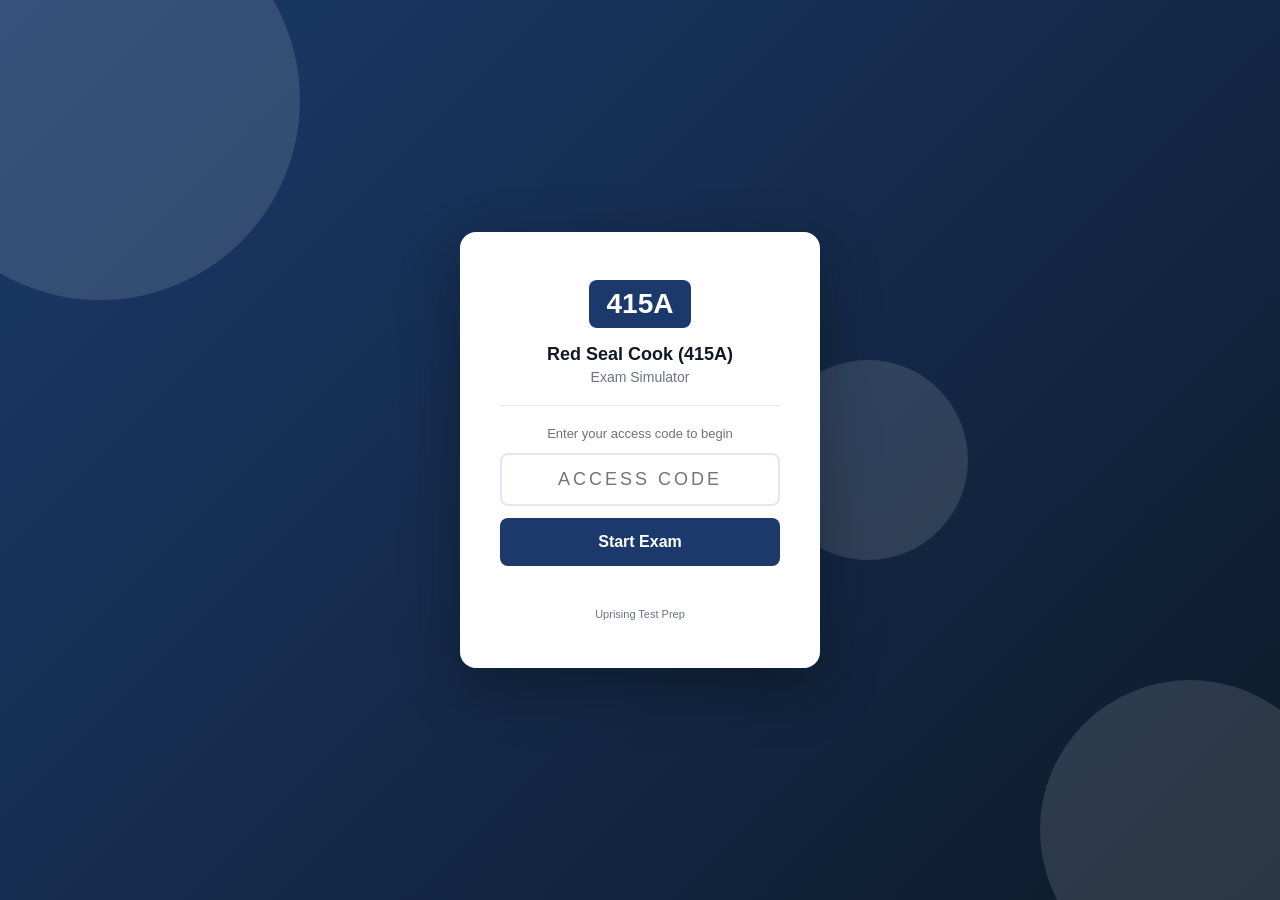
<file: index.html>
<!DOCTYPE html>
<html lang="en">
<head>
  <meta charset="UTF-8" />
  <meta name="viewport" content="width=device-width, initial-scale=1.0, viewport-fit=cover" />
  <meta name="apple-mobile-web-app-capable" content="yes" />
  <meta name="apple-mobile-web-app-status-bar-style" content="black-translucent" />
  <title>415A Exam Simulator</title>
  <link rel="stylesheet" href="style.css" />
</head>
<body>

<div id="access-gate">
  <div class="gate-bg-shapes">
    <div class="shape shape-1"></div>
    <div class="shape shape-2"></div>
    <div class="shape shape-3"></div>
  </div>
  <div class="gate-card">
    <div class="gate-logo">
      <div class="logo-badge">415A</div>
    </div>
    <h1 class="gate-title">Red Seal Cook (415A)</h1>
    <p class="gate-subtitle">Exam Simulator</p>
    <div class="gate-divider"></div>
    <p class="gate-instruction">Enter your access code to begin</p>
    <input type="text" id="access-code-input" class="gate-input"
           placeholder="Access Code" autocomplete="off"
           maxlength="20" spellcheck="false" />
    <button id="access-btn" class="gate-btn">Start Exam</button>
    <p id="access-error" class="gate-error"></p>
    <p class="gate-hint">Uprising Test Prep</p>
  </div>
</div>

<div id="app" style="display:none">
  <header class="top-bar">
    <div class="bar-left">
      <span class="bar-logo">415A</span>
      <span class="bar-title">Exam Simulator</span>
    </div>
    <div class="bar-right">
      <span class="bar-timer" id="timer-display">--:--</span>
      <button class="bar-btn" id="flag-btn">Flag</button>
      <button class="bar-btn bar-btn-primary" id="submit-btn">
        <span class="btn-full">Submit Exam</span>
        <span class="btn-short">Submit</span>
      </button>
    </div>
  </header>

  <div class="progress-strip">
    <div class="progress-bar" id="progress-bar"></div>
  </div>

  <main class="exam-main">
    <div class="question-panel">
      <div class="q-meta">
        <span id="q-counter"></span>
        <span id="q-domain" class="q-domain-tag"></span>
        <span id="q-flag-indicator" class="flag-chip" style="display:none">Flagged</span>
      </div>
      <div id="q-image-wrap" style="display:none; margin-bottom:14px;"></div>
      <p id="question-text" class="q-text"></p>
      <div id="options-list" class="options-list"></div>
      <div id="explanation-box" class="explanation-box" style="display:none">
        <div class="explanation-label">Explanation</div>
        <p id="explanation-text" class="explanation-text"></p>
      </div>
    </div>
    <div class="nav-bar">
      <button class="nav-btn" id="prev-btn">&#8592; Prev</button>
      <button class="nav-btn nav-btn-map" id="map-btn">Question Map</button>
      <button class="nav-btn nav-btn-next" id="next-btn">Next &#8594;</button>
    </div>
  </main>
</div>

<!-- Question Map Modal -->
<div id="map-modal" style="display:none">
  <div class="map-backdrop" id="map-backdrop"></div>
  <div class="map-panel">
    <div class="map-header">
      <span class="map-title">Question Map</span>
      <button id="map-close" class="map-close-btn">&#x2715; Close</button>
    </div>
    <div class="map-legend">
      <span class="leg-item"><span class="leg-swatch leg-answered"></span>Answered</span>
      <span class="leg-item"><span class="leg-swatch leg-flagged"></span>Flagged</span>
      <span class="leg-item"><span class="leg-swatch leg-unanswered"></span>Unanswered</span>
    </div>
    <div id="q-grid" class="q-grid"></div>
  </div>
</div>

<div id="results-screen" style="display:none">
  <div class="results-card">
    <div class="res-header">
      <div class="res-badge">415A</div>
      <h2 id="res-status" class="res-status"></h2>
      <p id="res-score" class="res-score"></p>
    </div>
    <div id="res-domains" class="res-domains"></div>
    <button id="res-review-btn" class="res-btn">Review Answers</button>
    <button id="res-restart-btn" class="res-btn res-btn-secondary">Restart</button>
  </div>
</div>

<script src="questions.js"></script>
<script src="app.js"></script>
</body>
</html>
</file>
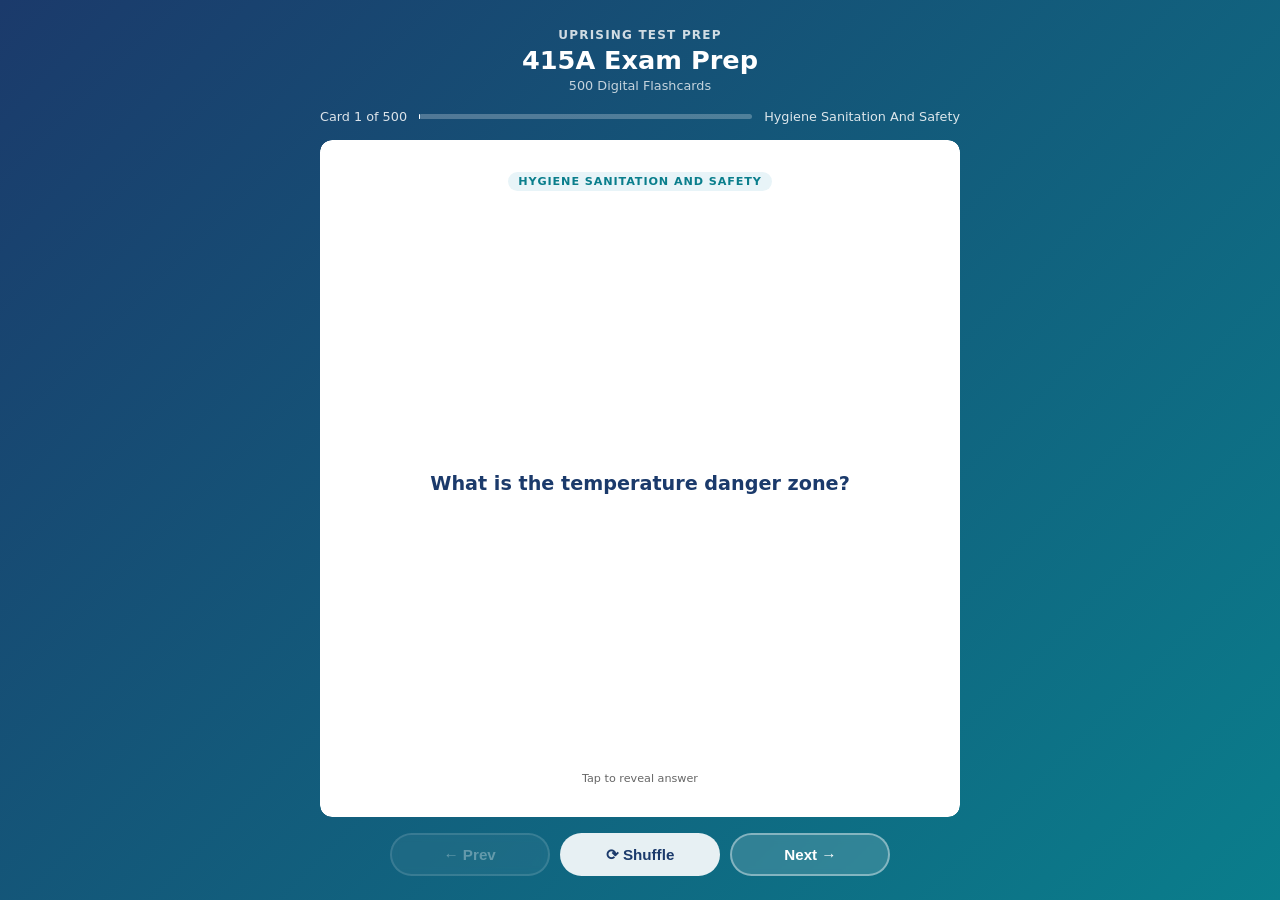
<file: flashcards/index.html>
<!DOCTYPE html>
<html lang="en">
<head>
  <meta charset="UTF-8">
  <meta name="viewport" content="width=device-width, initial-scale=1.0">
  <title>415A Exam Prep — Flashcards</title>
  <style>
    :root {
      --blue:   #1B3A6B;
      --teal:   #0A7E8C;
      --ltblue: #E8F4F8;
      --white:  #FFFFFF;
      --text:   #1A1A1A;
      --muted:  #666;
      --radius: 12px;
    }
    * { box-sizing: border-box; margin: 0; padding: 0; }
    html, body { height: 100%; }
    body {
      font-family: 'Segoe UI', system-ui, sans-serif;
      background: linear-gradient(135deg, var(--blue) 0%, var(--teal) 100%);
      /* Pinned, not min-height: the page must never grow, or the controls
         get pushed below the fold on iOS where 100dvh and height:100%
         disagree. The height:100% rule above is the pre-dvh fallback. */
      height: 100dvh;
      max-height: 100dvh;
      overflow: hidden;
      display: flex;
      flex-direction: column;
      align-items: center;
      padding: 1.25rem 1rem 1rem;
      gap: 0.75rem;
      overflow-x: hidden;
    }
    header { text-align: center; color: #fff; flex-shrink: 0; }
    header .brand { font-size: 0.75rem; font-weight: 700; letter-spacing: 0.1em; opacity: 0.8; text-transform: uppercase; }
    header h1 { font-size: 1.3rem; font-weight: 800; margin-top: 0.2rem; }
    header .subtitle { font-size: 0.8rem; opacity: 0.75; margin-top: 0.15rem; }
    #progress-info {
      display: flex; align-items: center; gap: 0.75rem;
      color: rgba(255,255,255,0.85); font-size: 0.8rem;
      flex-shrink: 0; width: 100%; max-width: 640px;
    }
    #progress-bar-track {
      flex: 1; background: rgba(255,255,255,0.25);
      border-radius: 4px; height: 5px;
    }
    #progress-bar-fill { height: 100%; background: #fff; border-radius: 4px; transition: width 0.3s; }
    .card-scene {
      width: 100%; max-width: 640px;
      perspective: 1200px;
      cursor: pointer;
      flex: 1; min-height: 0;
      display: flex; flex-direction: column;
    
      /* WebKit does not clip overflow inside a preserve-3d context, so the
         answer pane's own clip is dropped and a long answer paints over the
         Prev/Next row. This element only sets the perspective and is NOT
         itself in the 3D context, so its clip is honoured in every engine. */
      overflow: hidden;
      border-radius: var(--radius);
    }
    .card-inner {
      position: relative; width: 100%;
      flex: 1; min-height: 0;
      transition: transform 0.55s cubic-bezier(.4,0,.2,1);
      transform-style: preserve-3d;
    }
    .card-scene.flipped .card-inner { transform: rotateY(180deg); }
    .card-face {
      position: absolute; inset: 0;
      backface-visibility: hidden; -webkit-backface-visibility: hidden;
      border-radius: var(--radius);
      display: flex; flex-direction: column;
      padding: 1.5rem 1.75rem;
      box-shadow: 0 12px 40px rgba(0,0,0,0.2);
      overflow: hidden;
    
      /* Painting through a mask forces WebKit to allocate a real clipping
         layer for a 3D-transformed element, which is what makes the
         overflow:hidden and the rounded corners above actually apply. */
      -webkit-mask-image: -webkit-radial-gradient(#fff, #000);
              mask-image: radial-gradient(#fff, #000);
    }
    .card-front { background: var(--white); align-items: center; justify-content: center; }
    .card-back  { background: var(--ltblue); transform: rotateY(180deg); }
    .card-badge {
      font-size: 0.7rem; font-weight: 700; text-transform: uppercase;
      letter-spacing: 0.08em;
      background: var(--ltblue); color: var(--teal);
      padding: 0.2rem 0.65rem; border-radius: 20px;
      margin-bottom: 0.85rem; flex-shrink: 0;
    }
    .card-back .card-badge { background: rgba(10,126,140,0.12); }
    .card-front .q-text {
      font-size: 1.1rem; font-weight: 600; color: var(--blue); line-height: 1.55;
      text-align: center; overflow-y: auto; flex: 1;
      display: flex; align-items: center; justify-content: center;
      scrollbar-width: thin; scrollbar-color: rgba(27,58,107,0.3) transparent;
    }
    .card-back .a-label { font-size: 0.7rem; font-weight: 700; color: var(--teal); text-transform: uppercase; letter-spacing: 0.08em; margin-bottom: 0.4rem; flex-shrink: 0; }
    .card-back .a-text  {
      font-size: 0.975rem; color: var(--text); line-height: 1.65;
      overflow-y: auto; flex: 1; min-height: 0; padding-right: 4px;
      scrollbar-width: thin; scrollbar-color: rgba(10,126,140,0.4) transparent;
    
      -webkit-overflow-scrolling: touch;
      overscroll-behavior: contain;
    }
    .card-back .a-text::-webkit-scrollbar { width: 4px; }
    .card-back .a-text::-webkit-scrollbar-track { background: transparent; }
    .card-back .a-text::-webkit-scrollbar-thumb { background: rgba(10,126,140,0.4); border-radius: 4px; }
    .tap-hint { flex-shrink: 0; margin-top: 0.6rem; font-size: 0.7rem; color: var(--muted); text-align: center; }
    .card-back .tap-hint { color: var(--teal); opacity: 0.7; }
    .controls {
      display: flex; gap: 0.65rem; flex-wrap: nowrap;
      justify-content: center; flex-shrink: 0;
      width: 100%; max-width: 640px;
      padding-bottom: env(safe-area-inset-bottom, 0px);
    }
    .btn {
      padding: 0.6rem 1.2rem; border-radius: 50px;
      border: 2px solid rgba(255,255,255,0.4);
      background: rgba(255,255,255,0.15); color: #fff;
      font-weight: 700; font-size: 0.875rem; cursor: pointer;
      transition: all 0.2s; backdrop-filter: blur(4px);
      white-space: nowrap; flex: 1; max-width: 160px;
    }
    .btn:hover { background: rgba(255,255,255,0.3); border-color: rgba(255,255,255,0.7); }
    .btn:active { transform: scale(0.96); }
    .btn:disabled { opacity: 0.35; cursor: not-allowed; }
    .btn.btn-primary { background: rgba(255,255,255,0.9); color: var(--blue); border-color: transparent; }
    .btn.btn-primary:hover { background: #fff; }
    #loading { color: rgba(255,255,255,0.8); font-size: 1rem; text-align: center; padding: 3rem; flex: 1; }
    @media (min-width: 768px) {
      body { padding: 1.75rem 1.5rem 1.5rem; gap: 1rem; }
      header h1 { font-size: 1.6rem; }
      .card-face { padding: 2rem 2.5rem; }
      .card-front .q-text { font-size: 1.2rem; }
      .card-back .a-text { font-size: 1.05rem; }
      .btn { font-size: 0.95rem; padding: 0.65rem 1.4rem; }
    }
    @media (max-width: 380px) {
      body { padding: 0.75rem; gap: 0.5rem; }
      header .brand { font-size: 0.65rem; }
      header h1 { font-size: 1.1rem; }
      header .subtitle { display: none; }
      .card-face { padding: 1rem 1.1rem; }
      .card-front .q-text { font-size: 0.975rem; }
      .card-back .a-text { font-size: 0.875rem; }
      .btn { font-size: 0.8rem; padding: 0.5rem 0.75rem; }
    }
  </style>
</head>
<body>
<header>
  <div class="brand">Uprising Test Prep</div>
  <h1>415A Exam Prep</h1>
  <div class="subtitle">500 Digital Flashcards</div>
</header>
<div id="progress-info">
  <span id="card-counter">Card 1 of 500</span>
  <div id="progress-bar-track"><div id="progress-bar-fill" style="width:0%"></div></div>
  <span id="domain-label"></span>
</div>
<div id="loading">Loading flashcards...</div>
<div class="card-scene" id="card-scene" style="display:none" onclick="flipCard()">
  <div class="card-inner" id="card-inner">
    <div class="card-face card-front">
      <div class="card-badge" id="front-badge"></div>
      <div class="q-text" id="q-text"></div>
      <div class="tap-hint">Tap to reveal answer</div>
    </div>
    <div class="card-face card-back">
      <div class="card-badge" id="back-badge">Answer</div>
      <div class="a-label">Answer</div>
      <div class="a-text" id="a-text"></div>
      <div class="tap-hint">Tap to flip back</div>
    </div>
  </div>
</div>
<div class="controls" id="controls" style="display:none">
  <button class="btn" id="prev-btn" onclick="event.stopPropagation();move(-1)" disabled>&#8592; Prev</button>
  <button class="btn btn-primary" onclick="event.stopPropagation();shuffleCards()">&#10227; Shuffle</button>
  <button class="btn" id="next-btn" onclick="event.stopPropagation();move(1)">Next &#8594;</button>
</div>
<script>
const DOMAIN_LABELS = {
  hygiene: "Hygiene",
  sanitation_and_safety: "Sanitation and Safety",
  common_occupational_skills: "Common Occupational Skills",
  produce: "Produce",
  stocks_broths_and_soups: "Stocks Broths and Soups",
  sauces: "Sauces",
  dairy_plant_based_alternatives_and_eggs: "Dairy Plant-Based Alternatives and Eggs",
  pastas_noodles_and_stuffed_items: "Pastas Noodles and Stuffed Items",
  grains_pulses_seeds_nuts_and_proteins: "Grains Pulses Seeds Nuts and Proteins",
  meats_game_poultry_and_variety_meats: "Meats Game Poultry and Variety Meats",
  fish_and_seafood: "Fish and Seafood",
  salads_and_sandwiches: "Salads and Sandwiches",
  specialty_preparation: "Specialty Preparation",
  sweet_and_savoury_baked_goods: "Sweet and Savoury Baked Goods",
};
let cards   = [];
let current = 0;
async function init() {
  try {
    const res = await fetch('flashcards.json');
    if (!res.ok) throw new Error('Network error');
    cards = await res.json();
    document.getElementById('loading').style.display    = 'none';
    document.getElementById('card-scene').style.display = 'flex';
    document.getElementById('controls').style.display   = 'flex';
    show();
  } catch (e) {
    document.getElementById('loading').textContent = 'Error loading flashcards. Please try refreshing.';
  }
}
function domainLabel(key) {
  return DOMAIN_LABELS[key] || key.replace(/_/g, ' ').replace(/\b\w/g, c => c.toUpperCase());
}
function show() {
  const c = cards[current];
  document.getElementById('card-scene').classList.remove('flipped');
  document.getElementById('a-text').scrollTop = 0;
  const label = domainLabel(c.domain || c.chapter || '');
  document.getElementById('q-text').textContent       = c.front;
  document.getElementById('a-text').textContent       = c.back;
  document.getElementById('front-badge').textContent  = label;
  document.getElementById('back-badge').textContent   = label;
  document.getElementById('card-counter').textContent = `Card ${current+1} of ${cards.length}`;
  document.getElementById('domain-label').textContent = label;
  document.getElementById('progress-bar-fill').style.width = `${((current+1)/cards.length*100).toFixed(1)}%`;
  document.getElementById('prev-btn').disabled = current === 0;
  document.getElementById('next-btn').disabled = current === cards.length - 1;
}
function flipCard() { document.getElementById('card-scene').classList.toggle('flipped'); }
function move(dir) {
  const next = current + dir;
  if (next < 0 || next >= cards.length) return;
  current = next; show();
}
function shuffleCards() {
  for (let i = cards.length - 1; i > 0; i--) {
    const j = Math.floor(Math.random() * (i+1));
    [cards[i], cards[j]] = [cards[j], cards[i]];
  }
  current = 0; show();
}
document.addEventListener('keydown', e => {
  if (e.key === 'ArrowRight' || e.key === 'ArrowDown') move(1);
  else if (e.key === 'ArrowLeft' || e.key === 'ArrowUp') move(-1);
  else if (e.key === ' ' || e.key === 'Enter') { e.preventDefault(); flipCard(); }
});
init();
</script>
</body>
</html>
</file>
<file: style.css>
/* 415A Exam Simulator — Styles */
:root {
  --primary:   #1B3A6B;
  --pass:      #059669;
  --fail:      #DC2626;
  --bg:        #F3F4F8;
  --card:      #FFFFFF;
  --border:    #E2E8F0;
  --text:      #111827;
  --muted:     #6B7280;
  --radius:    10px;
}
*, *::before, *::after { box-sizing: border-box; margin: 0; padding: 0; }
body {
  font-family: -apple-system, BlinkMacSystemFont, "Segoe UI", sans-serif;
  background: var(--bg);
  color: var(--text);
  height: 100vh;
  height: 100dvh;
  overflow: hidden;
  -webkit-text-size-adjust: 100%;
}

/* ── Access Gate ─────────────────────────────────────────────────────────── */
#access-gate {
  display: flex;
  align-items: center;
  justify-content: center;
  height: 100vh;
  height: 100dvh;
  background: linear-gradient(135deg, var(--primary) 0%, #0d1b2a 100%);
  position: relative;
  overflow: hidden;
  padding: 20px;
  padding-top: max(20px, env(safe-area-inset-top));
  padding-bottom: max(20px, env(safe-area-inset-bottom));
}
.gate-bg-shapes { position: absolute; inset: 0; pointer-events: none; }
.shape { position: absolute; border-radius: 50%; opacity: .12; background: #fff; }
.shape-1 { width: 400px; height: 400px; top: -100px; left: -100px; }
.shape-2 { width: 300px; height: 300px; bottom: -80px; right: -60px; }
.shape-3 { width: 200px; height: 200px; top: 40%; left: 60%; }
.gate-card {
  background: #fff;
  border-radius: 16px;
  padding: 48px 40px;
  text-align: center;
  width: 100%;
  max-width: 360px;
  position: relative;
  z-index: 1;
  box-shadow: 0 20px 60px rgba(0,0,0,.3);
}
.logo-badge {
  display: inline-block;
  background: var(--primary);
  color: #fff;
  font-weight: 800;
  font-size: 28px;
  padding: 8px 18px;
  border-radius: 8px;
}
.gate-title { font-size: 18px; font-weight: 700; margin-top: 16px; color: var(--text); }
.gate-subtitle { color: var(--muted); font-size: 14px; margin-top: 4px; }
.gate-divider { height: 1px; background: var(--border); margin: 20px 0; }
.gate-instruction { font-size: 13px; color: var(--muted); margin-bottom: 12px; }
.gate-input {
  width: 100%;
  padding: 14px 16px;
  border: 2px solid var(--border);
  border-radius: 8px;
  font-size: 18px;
  text-align: center;
  text-transform: uppercase;
  letter-spacing: 3px;
  outline: none;
}
.gate-input:focus { border-color: var(--primary); }
.gate-btn {
  width: 100%;
  margin-top: 12px;
  padding: 15px;
  background: var(--primary);
  color: #fff;
  border: none;
  border-radius: 8px;
  font-size: 16px;
  font-weight: 600;
  cursor: pointer;
  -webkit-tap-highlight-color: transparent;
}
.gate-btn:hover { opacity: .9; }
.gate-error { color: var(--fail); font-size: 13px; margin-top: 8px; min-height: 18px; }
.gate-hint { color: var(--muted); font-size: 11px; margin-top: 16px; }

/* ── App shell ───────────────────────────────────────────────────────────── */
#app {
  display: flex;
  flex-direction: column;
  height: 100vh;
  height: 100dvh;
  padding-top: env(safe-area-inset-top);
}
.top-bar {
  display: flex;
  justify-content: space-between;
  align-items: center;
  background: var(--primary);
  color: #fff;
  padding: 0 20px;
  padding-left: max(20px, env(safe-area-inset-left));
  padding-right: max(20px, env(safe-area-inset-right));
  height: 52px;
  flex-shrink: 0;
  gap: 8px;
}
.bar-left { display: flex; align-items: center; gap: 8px; min-width: 0; }
.bar-logo { font-weight: 800; font-size: 18px; flex-shrink: 0; }
.bar-title { font-size: 14px; opacity: .8; white-space: nowrap; overflow: hidden; text-overflow: ellipsis; }
.bar-right { display: flex; align-items: center; gap: 8px; flex-shrink: 0; }
.bar-timer {
  font-variant-numeric: tabular-nums;
  font-size: 16px;
  font-weight: 600;
  min-width: 68px;
  text-align: right;
}
.bar-btn {
  padding: 7px 13px;
  background: rgba(255,255,255,.15);
  border: 1px solid rgba(255,255,255,.3);
  color: #fff;
  border-radius: 6px;
  cursor: pointer;
  font-size: 13px;
  white-space: nowrap;
  -webkit-tap-highlight-color: transparent;
  touch-action: manipulation;
}
.bar-btn:hover { background: rgba(255,255,255,.25); }
.bar-btn-primary {
  background: #fff;
  color: var(--primary);
  border-color: #fff;
  font-weight: 600;
}
.bar-btn-primary:hover { background: #f0f0f0; }
.btn-short { display: none; }
.btn-full  { display: inline; }

.progress-strip { height: 4px; background: rgba(0,0,0,.1); flex-shrink: 0; }
.progress-bar   { height: 100%; background: #4ade80; transition: width .3s; }

/* ── Main exam area ──────────────────────────────────────────────────────── */
.exam-main {
  flex: 1;
  overflow: hidden;
  display: flex;
  flex-direction: column;
  padding: 16px 20px 0;
  padding-left: max(16px, env(safe-area-inset-left));
  padding-right: max(16px, env(safe-area-inset-right));
  min-height: 0;
}
.question-panel { flex: 1; overflow-y: auto; padding-bottom: 12px; -webkit-overflow-scrolling: touch; }
.q-meta {
  display: flex;
  align-items: center;
  gap: 8px;
  margin-bottom: 12px;
  font-size: 13px;
  color: var(--muted);
  flex-wrap: wrap;
}
.q-domain-tag {
  background: var(--primary);
  color: #fff;
  padding: 2px 8px;
  border-radius: 4px;
  font-size: 11px;
  font-weight: 600;
}
.flag-chip {
  background: #FEF3C7;
  color: #92400E;
  padding: 2px 8px;
  border-radius: 4px;
  font-size: 11px;
  font-weight: 600;
}
.q-image {
  max-width: 100%;
  height: auto;
  border-radius: 6px;
  border: 1px solid var(--border);
  display: block;
  margin-bottom: 14px;
}
.q-text { font-size: 16px; line-height: 1.65; margin-bottom: 20px; }
.options-list { display: flex; flex-direction: column; gap: 10px; }
.option {
  display: flex;
  align-items: flex-start;
  gap: 12px;
  padding: 15px 16px;
  background: var(--card);
  border: 2px solid var(--border);
  border-radius: var(--radius);
  cursor: pointer;
  transition: .15s;
  -webkit-tap-highlight-color: transparent;
  touch-action: manipulation;
  min-height: 52px;
}
.option:hover  { border-color: var(--primary); background: #F8FAFF; }
.option.selected  { border-color: var(--primary); background: #EEF3FF; }
.option.correct   { border-color: #059669; background: #ECFDF5; }
.option.incorrect { border-color: #DC2626; background: #FEF2F2; }
.explanation-box {
  margin-top: 20px;
  padding: 16px 18px;
  background: #F0F9FF;
  border-left: 4px solid #2563EB;
  border-radius: 6px;
}
.explanation-label {
  font-size: 11px;
  font-weight: 700;
  text-transform: uppercase;
  letter-spacing: .06em;
  color: #2563EB;
  margin-bottom: 8px;
}
.explanation-text { font-size: 14.5px; line-height: 1.7; color: #1e293b; margin: 0; }
.opt-letter { font-weight: 700; font-size: 15px; color: var(--primary); min-width: 22px; padding-top: 1px; flex-shrink: 0; }
.opt-text   { font-size: 15px; line-height: 1.5; }

/* ── Nav bar ─────────────────────────────────────────────────────────────── */
.nav-bar {
  display: flex;
  align-items: center;
  gap: 8px;
  padding: 10px 0;
  padding-bottom: max(14px, env(safe-area-inset-bottom));
  flex-shrink: 0;
}
.nav-btn {
  flex: 1;
  padding: 13px 8px;
  background: var(--card);
  border: 1px solid var(--border);
  border-radius: 8px;
  cursor: pointer;
  font-size: 15px;
  font-weight: 500;
  text-align: center;
  -webkit-tap-highlight-color: transparent;
  touch-action: manipulation;
  min-height: 48px;
}
.nav-btn:hover      { background: #f0f0f0; }
.nav-btn-map {
  background: var(--bg);
  border-color: var(--primary);
  color: var(--primary);
  font-weight: 600;
}
.nav-btn-map:hover { background: #EEF3FF; }
.nav-btn-next {
  background: var(--primary);
  color: #fff;
  border-color: var(--primary);
}
.nav-btn-next:hover { opacity: .9; }

/* ── Question Map Modal ──────────────────────────────────────────────────── */
#map-modal {
  position: fixed;
  inset: 0;
  z-index: 1000;
  display: flex;
  flex-direction: column;
  justify-content: flex-end;
}
.map-backdrop { position: absolute; inset: 0; background: rgba(0,0,0,.5); }
.map-panel {
  position: relative;
  background: #fff;
  border-radius: 20px 20px 0 0;
  padding: 20px;
  padding-bottom: max(20px, env(safe-area-inset-bottom));
  max-height: 80vh;
  max-height: 80dvh;
  display: flex;
  flex-direction: column;
  box-shadow: 0 -4px 30px rgba(0,0,0,.2);
}
.map-header {
  display: flex;
  align-items: center;
  justify-content: space-between;
  margin-bottom: 12px;
  flex-shrink: 0;
}
.map-title { font-size: 17px; font-weight: 700; color: var(--text); }
.map-close-btn {
  padding: 8px 16px;
  background: var(--bg);
  border: 1px solid var(--border);
  border-radius: 8px;
  cursor: pointer;
  font-size: 14px;
  font-weight: 500;
  min-height: 40px;
  -webkit-tap-highlight-color: transparent;
  touch-action: manipulation;
}
.map-close-btn:hover { background: #e5e7eb; }
.map-legend { display: flex; gap: 16px; margin-bottom: 14px; flex-shrink: 0; flex-wrap: wrap; }
.leg-item { display: flex; align-items: center; gap: 6px; font-size: 13px; color: var(--muted); }
.leg-swatch {
  width: 16px;
  height: 16px;
  border-radius: 3px;
  border: 1px solid var(--border);
  background: var(--card);
  display: inline-block;
  flex-shrink: 0;
}
.leg-swatch.leg-answered  { background: var(--primary); border-color: var(--primary); }
.leg-swatch.leg-flagged   { background: #FEF3C7; border-color: #F59E0B; }
.leg-swatch.leg-unanswered { background: var(--card); }
.q-grid {
  display: flex;
  flex-wrap: wrap;
  gap: 6px;
  overflow-y: auto;
  flex: 1;
  padding-bottom: 8px;
  -webkit-overflow-scrolling: touch;
}
.grid-btn {
  width: 40px;
  height: 40px;
  border: 1px solid var(--border);
  border-radius: 6px;
  background: var(--card);
  font-size: 12px;
  cursor: pointer;
  font-weight: 500;
  -webkit-tap-highlight-color: transparent;
  touch-action: manipulation;
}
.grid-btn.answered { background: var(--primary); color: #fff; border-color: var(--primary); }
.grid-btn.flagged  { background: #FEF3C7; border-color: #F59E0B; }
.grid-btn.active   { outline: 3px solid var(--primary); outline-offset: 2px; }

/* ── Results ─────────────────────────────────────────────────────────────── */
#results-screen {
  display: flex;
  align-items: flex-start;
  justify-content: center;
  min-height: 100vh;
  min-height: 100dvh;
  background: var(--bg);
  overflow-y: auto;
  -webkit-overflow-scrolling: touch;
  padding: 20px 16px;
  padding-top: max(20px, env(safe-area-inset-top));
  padding-bottom: max(20px, env(safe-area-inset-bottom));
}
.results-card {
  background: var(--card);
  border-radius: 16px;
  padding: 40px;
  max-width: 480px;
  width: 100%;
  box-shadow: 0 8px 30px rgba(0,0,0,.1);
}
.res-header { text-align: center; margin-bottom: 24px; }
.res-badge {
  display: inline-block;
  background: var(--primary);
  color: #fff;
  font-weight: 800;
  font-size: 22px;
  padding: 6px 16px;
  border-radius: 8px;
}
.res-status { font-size: 36px; font-weight: 800; margin-top: 12px; }
.res-score  { font-size: 18px; color: var(--muted); margin-top: 4px; }
.res-domains { margin-bottom: 24px; display: flex; flex-direction: column; gap: 10px; }
.res-domain-row { display: flex; align-items: center; gap: 8px; font-size: 13px; }
.res-domain-name { width: 160px; font-weight: 500; flex-shrink: 0; }
.res-domain-bar-wrap { flex: 1; background: #E5E7EB; border-radius: 4px; height: 8px; overflow: hidden; }
.res-domain-bar { height: 100%; border-radius: 4px; transition: width .5s; }
.res-domain-pct { width: 36px; text-align: right; font-weight: 600; }
.res-btn {
  width: 100%;
  padding: 15px;
  background: var(--primary);
  color: #fff;
  border: none;
  border-radius: 8px;
  font-size: 15px;
  font-weight: 600;
  cursor: pointer;
  margin-bottom: 10px;
  min-height: 52px;
  -webkit-tap-highlight-color: transparent;
  touch-action: manipulation;
}
.res-btn:hover { opacity: .9; }
.res-btn-secondary {
  background: transparent;
  color: var(--primary);
  border: 2px solid var(--primary);
}
.res-btn-secondary:hover { background: var(--primary); color: #fff; }

/* ── Mobile breakpoint (phones ≤ 640px) ─────────────────────────────────── */
@media (max-width: 640px) {
  /* Gate card */
  .gate-card { padding: 32px 24px; }

  /* Top bar: hide long title text, swap Submit label */
  .bar-title  { display: none; }
  .btn-full   { display: none; }
  .btn-short  { display: inline; }
  .bar-right  { gap: 6px; }
  .bar-btn    { padding: 6px 10px; font-size: 12px; }
  .bar-timer  { font-size: 14px; min-width: 58px; }

  /* Exam main */
  .exam-main { padding: 12px 14px 0; }
  .q-text { font-size: 16px; }
  .opt-text { font-size: 15px; }

  /* Nav bar — bigger touch targets */
  .nav-btn { font-size: 14px; padding: 14px 6px; }

  /* Results */
  .results-card { padding: 28px 20px; }
  .res-domain-name { width: 110px; font-size: 12px; }
  .res-domain-pct  { font-size: 12px; }
  .res-status { font-size: 30px; }

  /* Map grid — slightly bigger buttons on phones */
  .grid-btn { width: 42px; height: 42px; }
}

/* ── Very small phones (≤ 380px) ────────────────────────────────────────── */
@media (max-width: 380px) {
  .bar-logo { font-size: 15px; }
  .bar-btn  { padding: 5px 8px; font-size: 11px; }
  .bar-timer { font-size: 13px; min-width: 52px; }
  .nav-btn  { font-size: 13px; }
  .grid-btn { width: 38px; height: 38px; font-size: 11px; }
}
</file>
